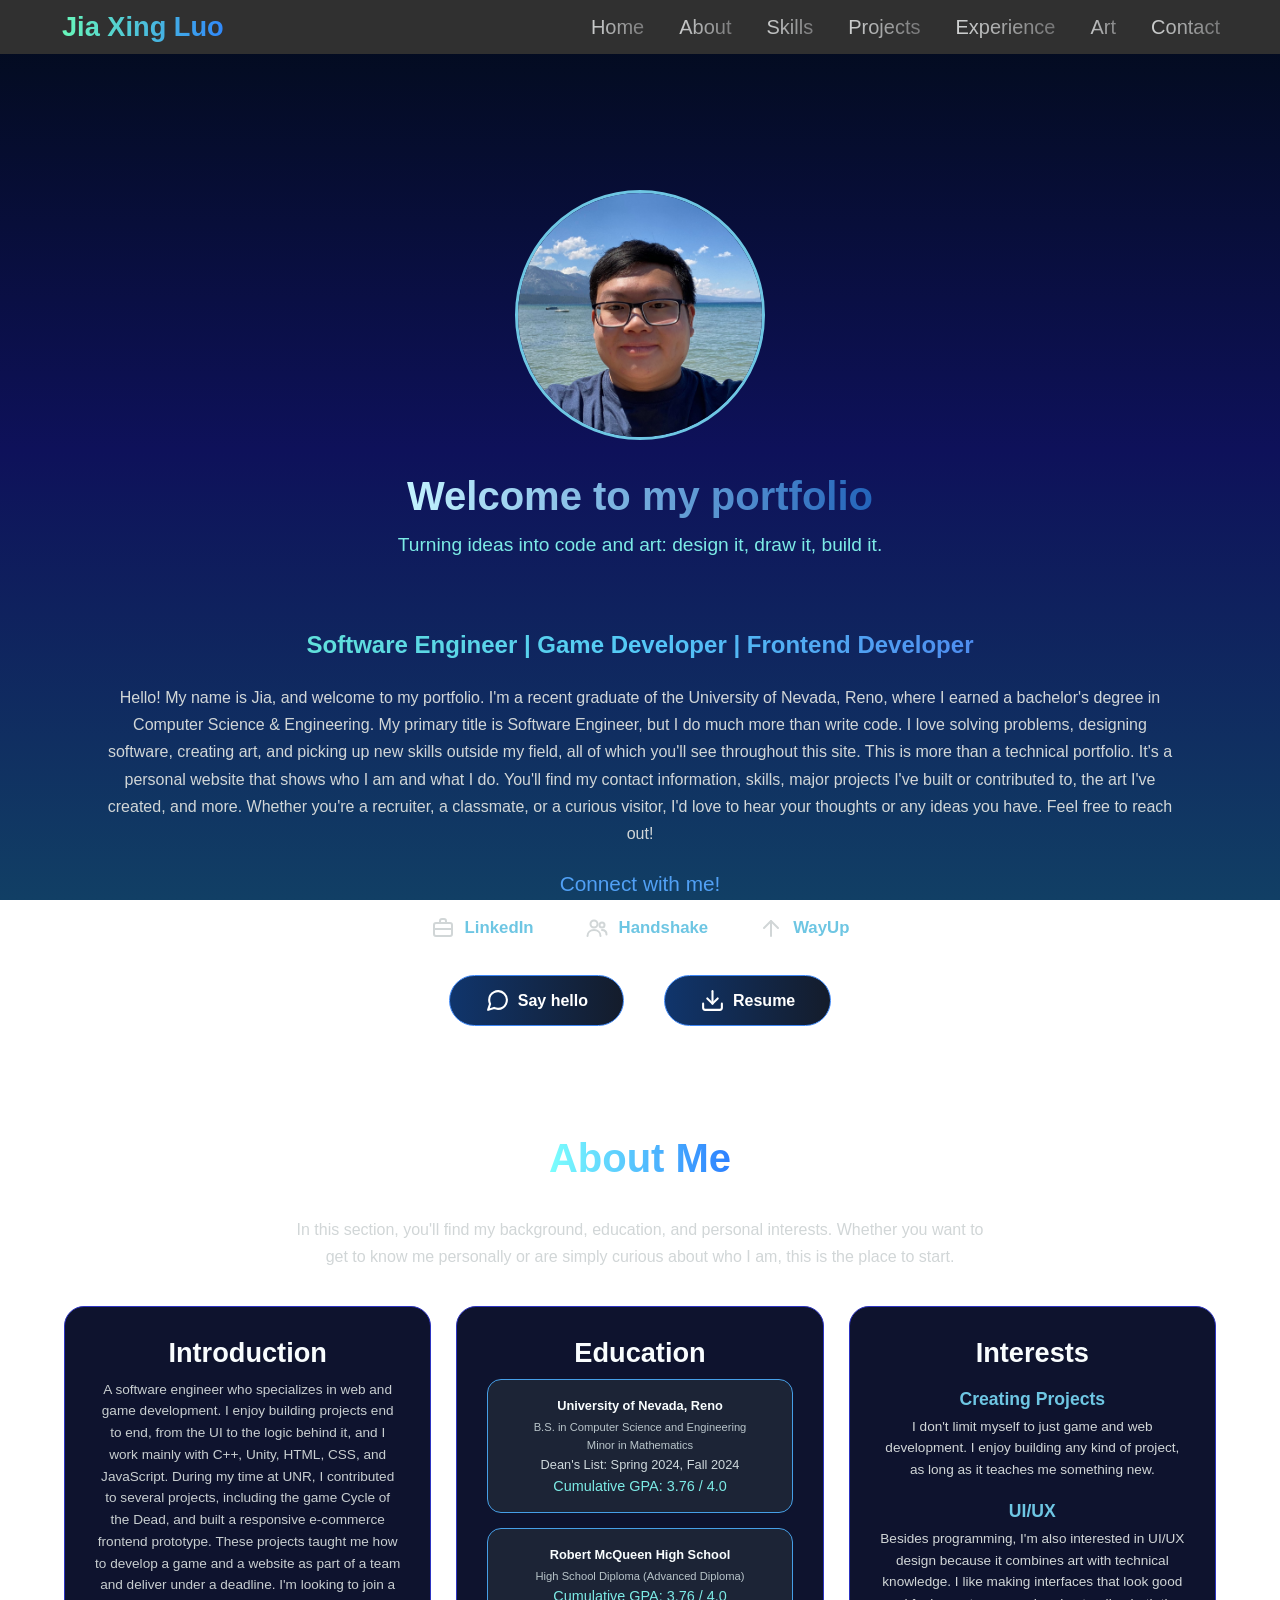
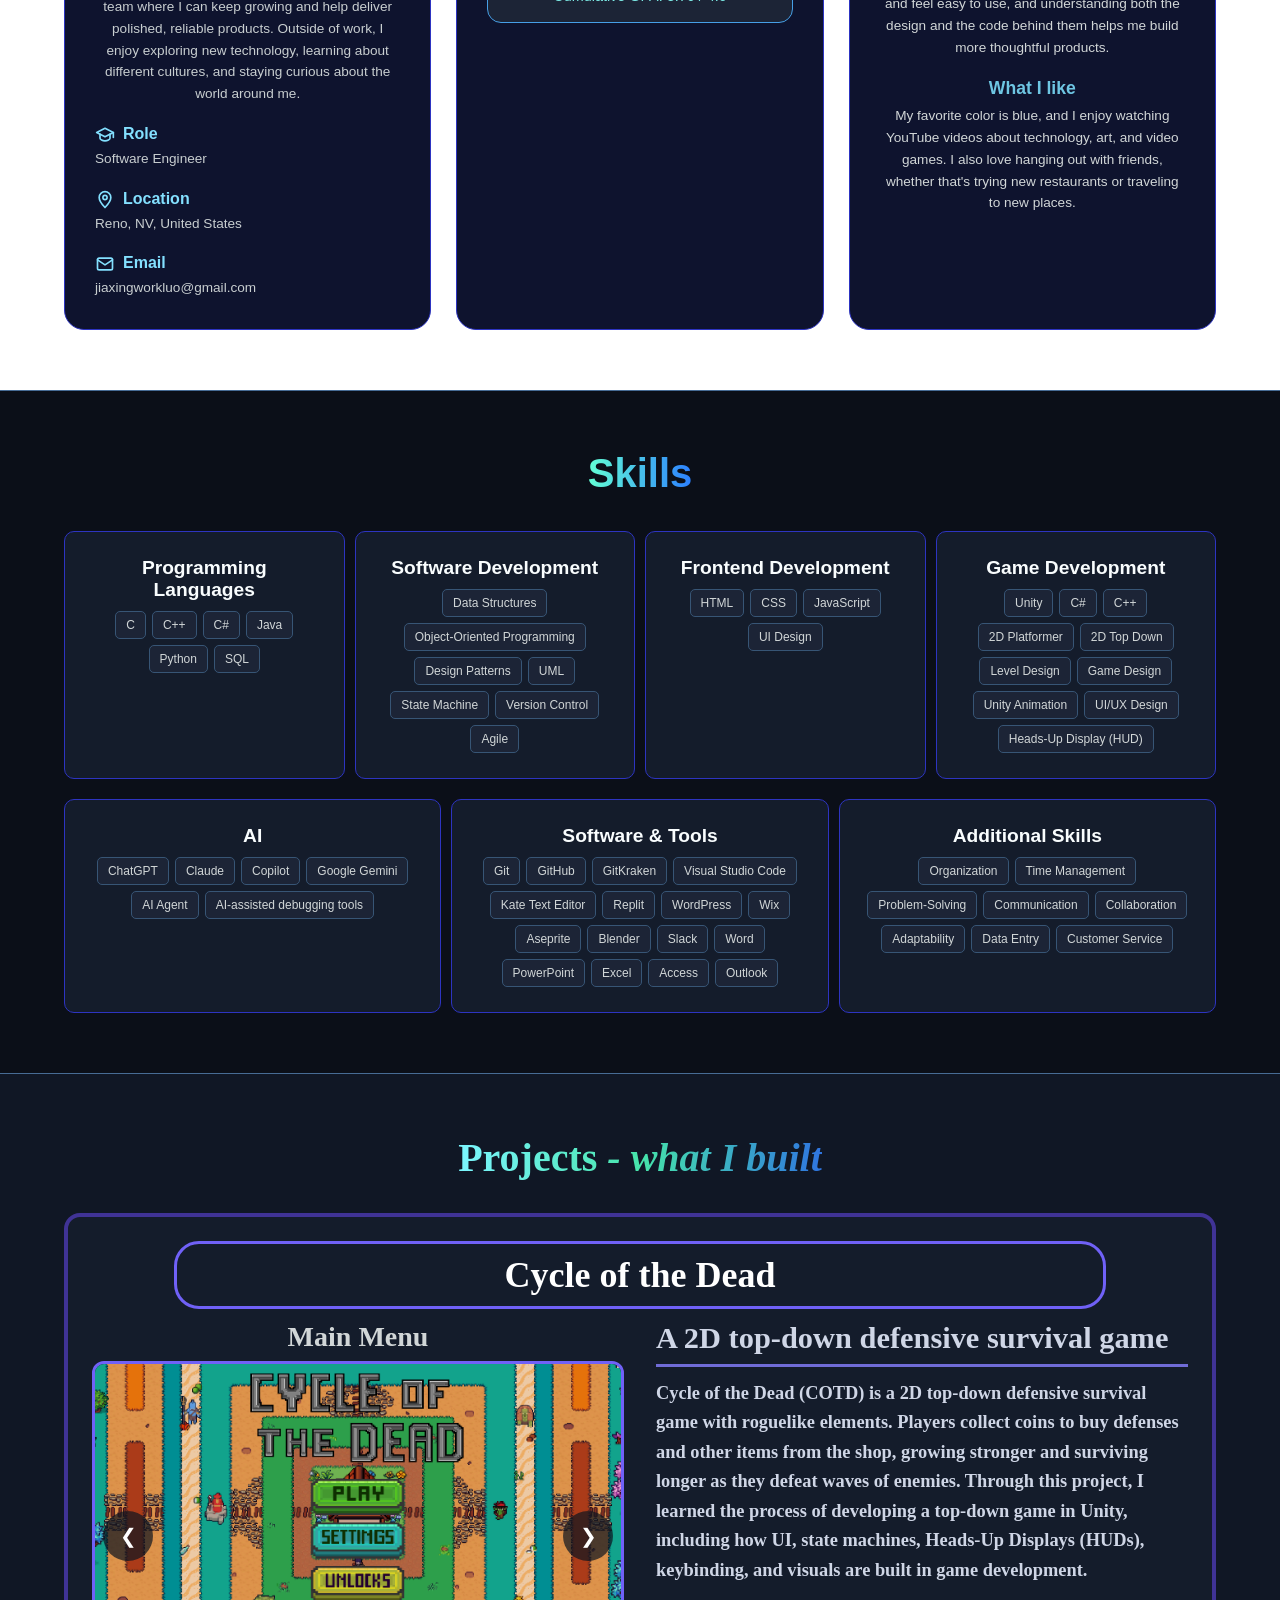
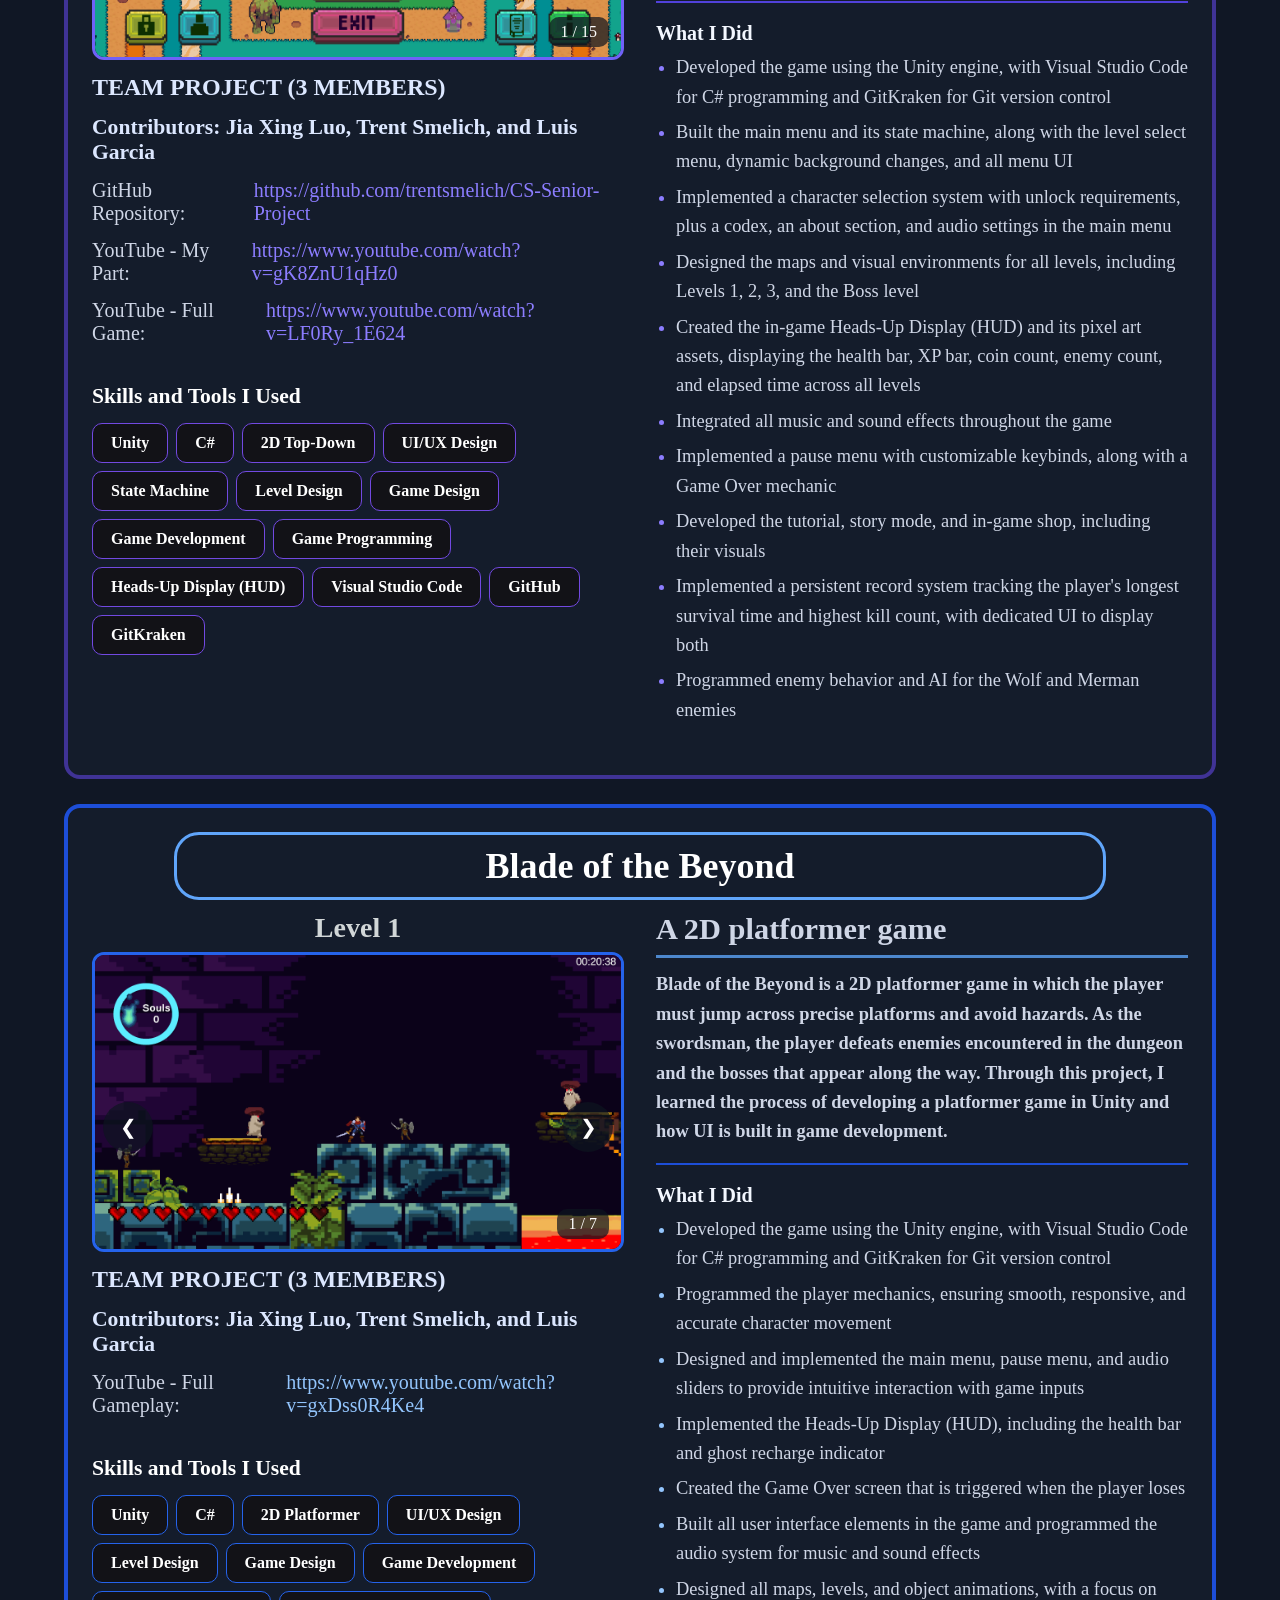
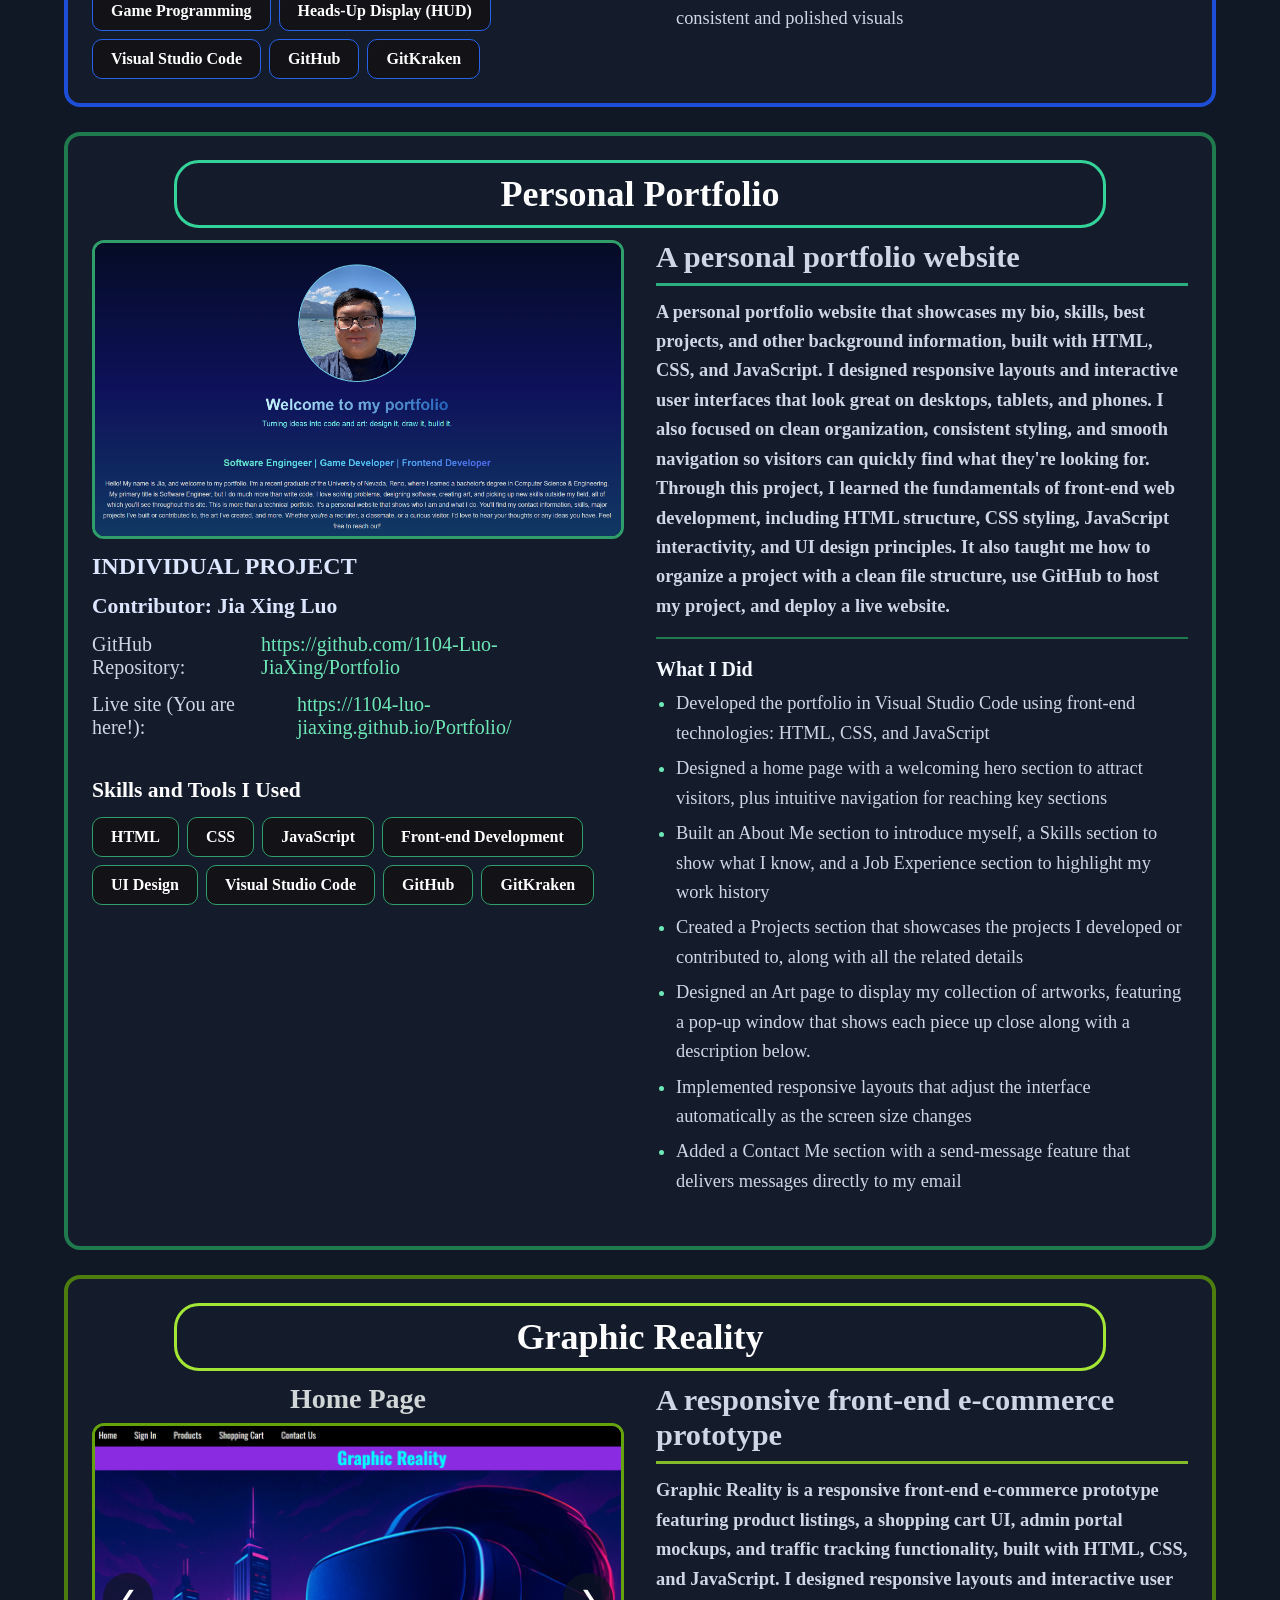
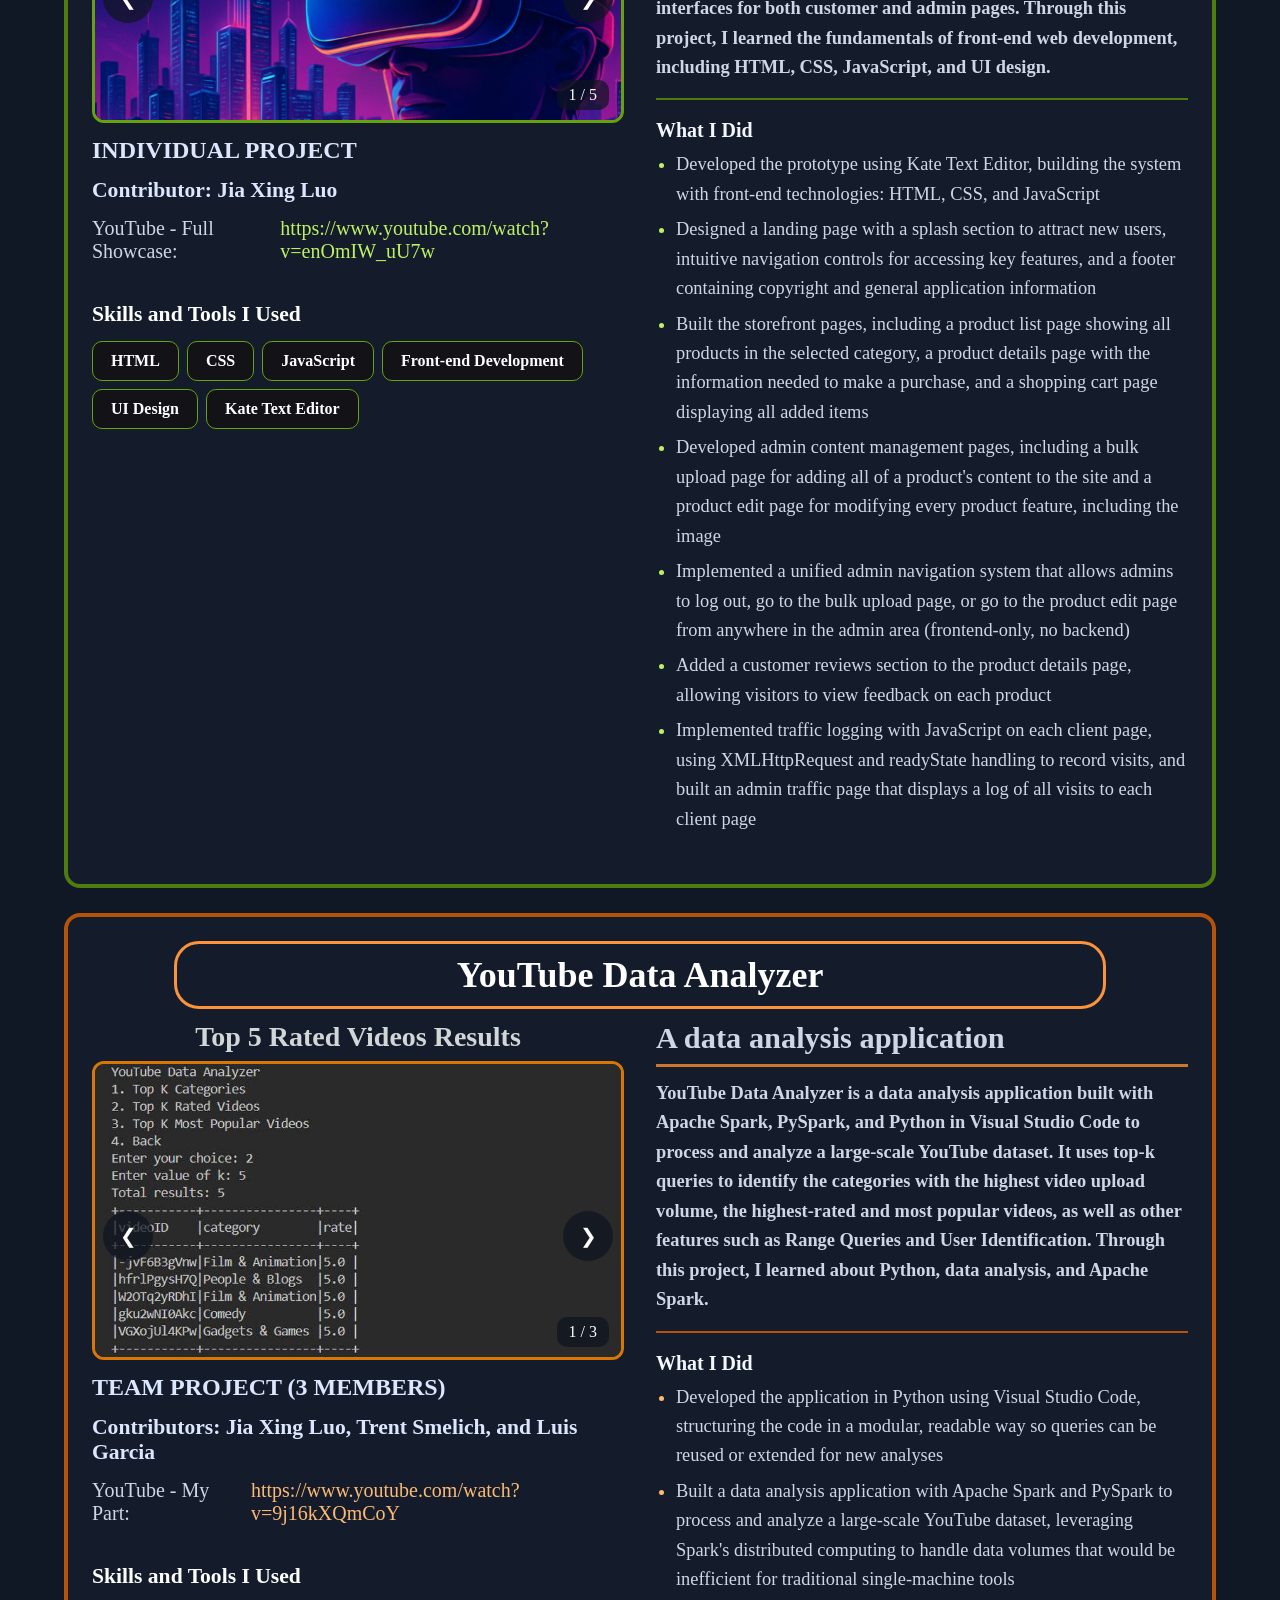
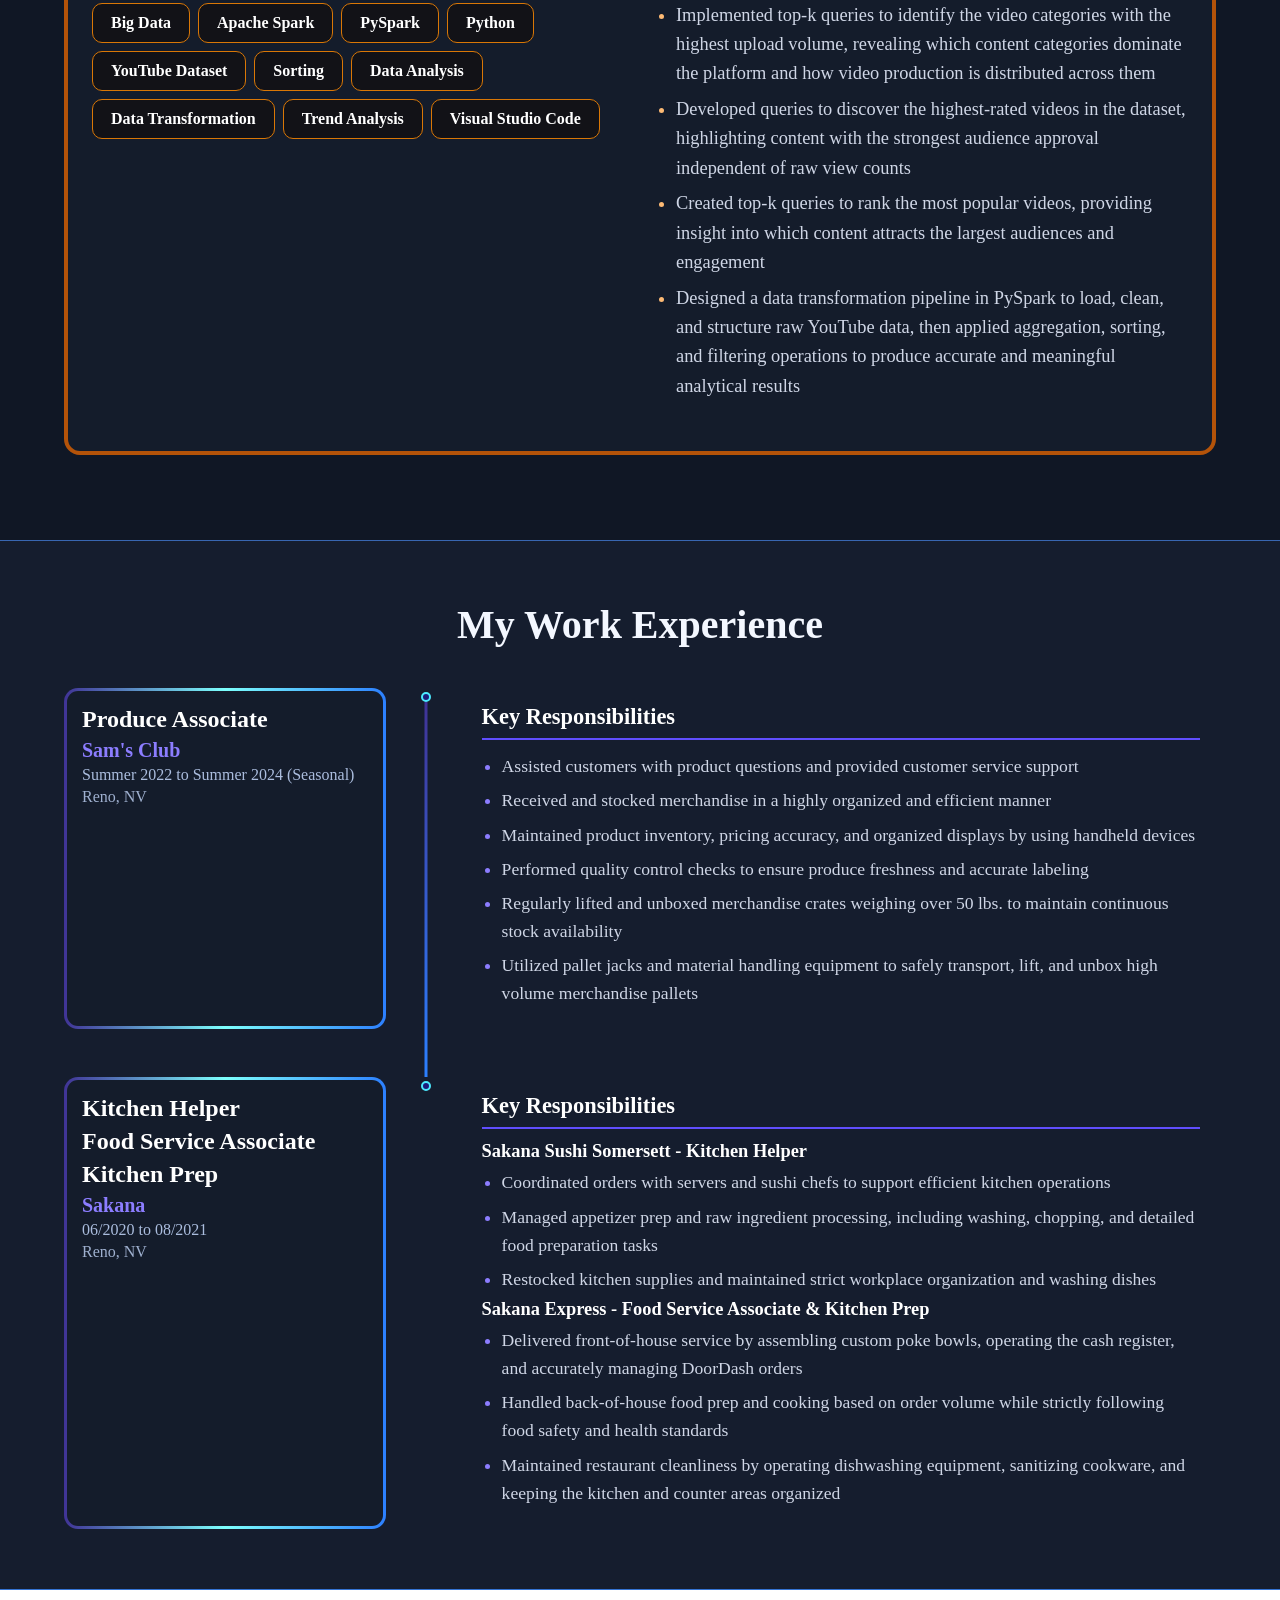
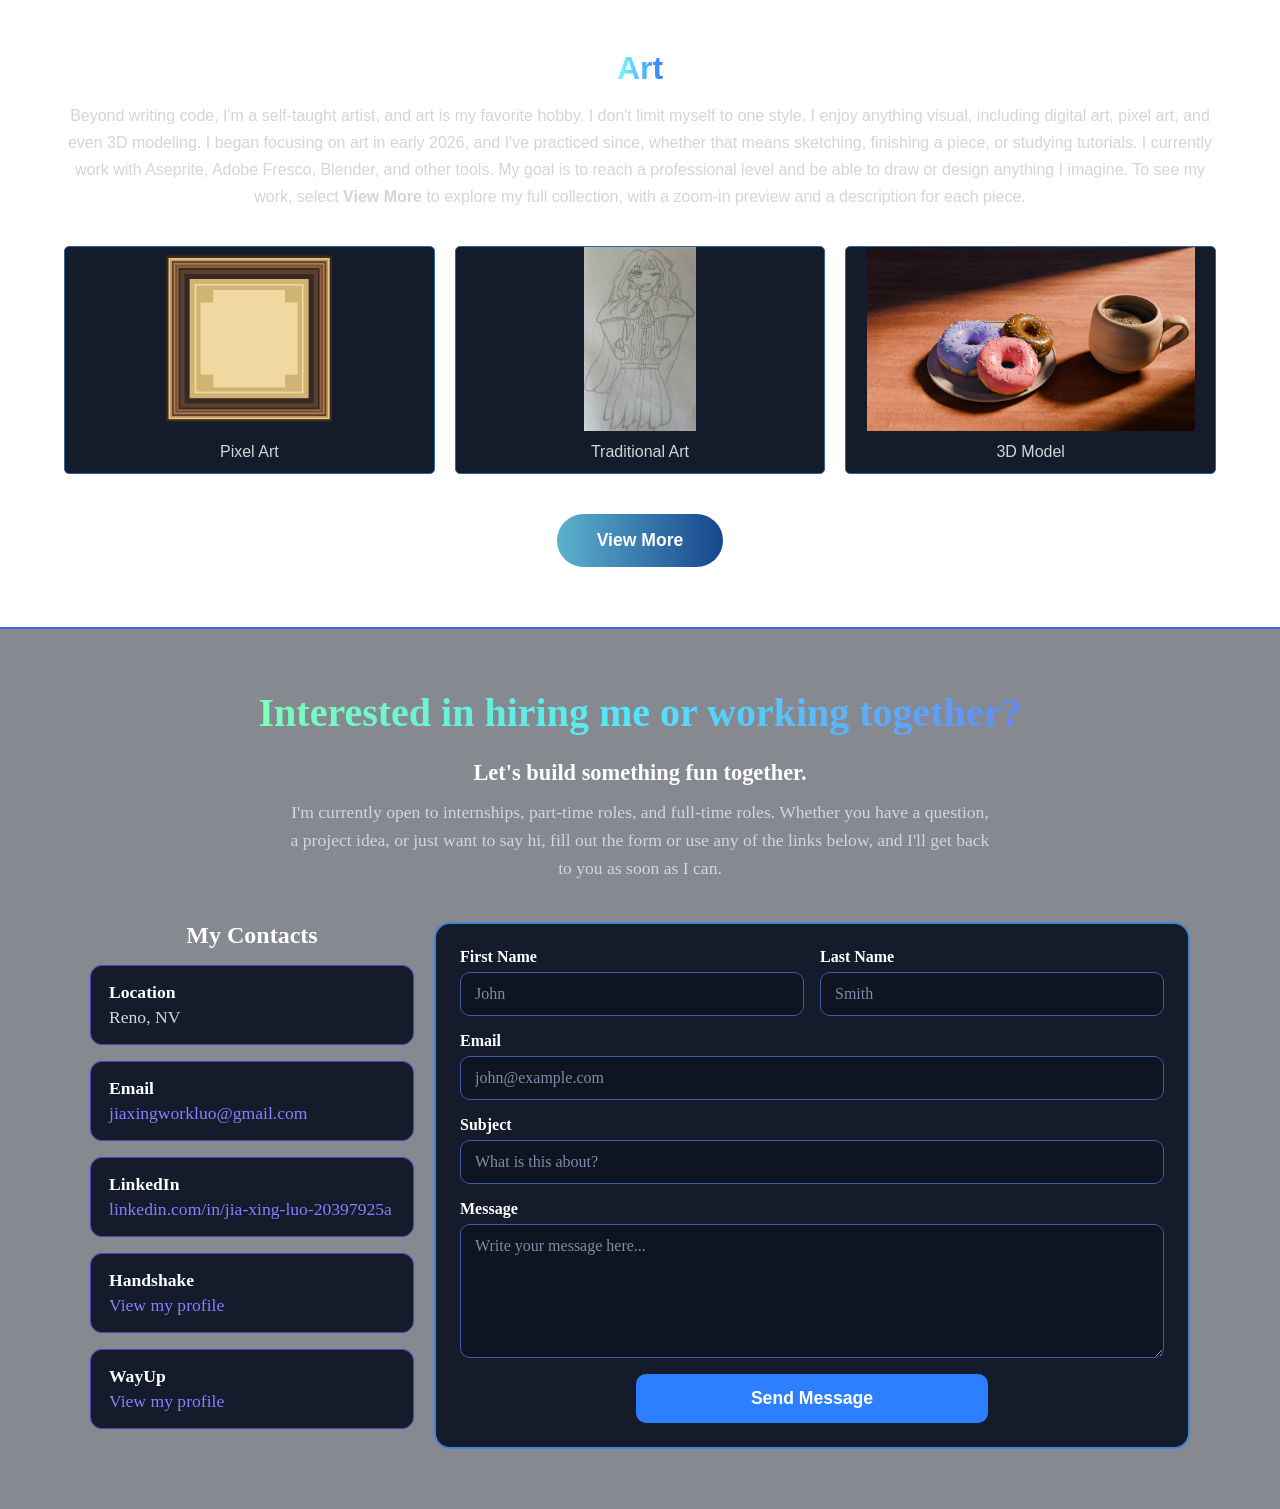
<file: index.html>
<!DOCTYPE html>
<html lang="en">
<head>
  <meta charset="UTF-8">
  <meta name="viewport" content="width=device-width, initial-scale=1.0">
  <title>Portfolio - Jia Xing Luo</title>
  <link rel="stylesheet" href="css/styles.css">
  <link rel="stylesheet" href="css/home.css">
</head>

<body>
  <nav class="navbar">
    <div class="nav-name">Jia Xing Luo</div>
    <ul class="nav-links">
      <li><a href="index.html">Home</a></li>
      <li><a href="#about">About</a></li>
      <li><a href="#skills">Skills</a></li>
      <li><a href="#projects">Projects</a></li>
      <li><a href="#experience">Experience</a></li>
      <li><a href="pages/art.html">Art</a></li>
      <li><a href="#contact">Contact</a></li>
    </ul>
  </nav>
  
  <section class="welcome-container" id="home">
    <img src="assets/images/portfolio_image.jpg" alt="Profile_photo" class="welcome-image">
    <h1 class="welcome-message">Welcome to my portfolio</h1>
    <h2 class="welcome-slogan">Turning ideas into code and art: design it, draw it, build it.</h2>
    <p class="welcome-sentence"> Software Engineer | Game Developer | Frontend Developer</p>
    <p class="welcome-paragraph">
        Hello! My name is Jia, and welcome to my portfolio. I'm a recent graduate of the University of Nevada, Reno, where I earned a bachelor's degree in Computer Science &amp; Engineering.
        My primary title is Software Engineer, but I do much more than write code. I love solving problems, designing software, creating art, and picking up new skills outside my field, all of which you'll see throughout this site.
        This is more than a technical portfolio. It's a personal website that shows who I am and what I do. You'll find my contact information, skills, major projects I've built or contributed to, the art I've created, and more.
        Whether you're a recruiter, a classmate, or a curious visitor, I'd love to hear your thoughts or any ideas you have. Feel free to reach out!
    </p>
    <p class="social-title">
      Connect with me!
    </p>

    <div class="social-links">
      <a href="https://www.linkedin.com/in/jia-xing-luo-20397925a" target="_blank" rel="noopener" class="social-link">
        <svg xmlns="http://www.w3.org/2000/svg" width="24" height="24" viewBox="0 0 24 24" fill="none" stroke="#d1d6d7" stroke-width="2" stroke-linecap="round" stroke-linejoin="round">
          <rect x="3" y="7" width="18" height="13" rx="2"/>
          <path d="M9 7V5a2 2 0 0 1 2-2h2a2 2 0 0 1 2 2v2"/>
          <path d="M3 13h18"/>
        </svg>
        <span>LinkedIn</span>
      </a>

      <a href="https://app.joinhandshake.com/profiles/wjx9dq" target="_blank" rel="noopener" class="social-link">
        <svg xmlns="http://www.w3.org/2000/svg" width="24" height="24" viewBox="0 0 24 24" fill="none" stroke="#d1d6d7" stroke-width="2" stroke-linecap="round" stroke-linejoin="round">
          <circle cx="9" cy="8" r="3.5"/>
          <path d="M2.5 20c0-3.6 2.9-6 6.5-6s6.5 2.4 6.5 6"/>
          <circle cx="17" cy="9" r="2.5"/>
          <path d="M17 14c2.8 0 4.5 1.9 4.5 4.5"/>
        </svg>
        <span>Handshake</span>
      </a>

      <a href="https://www.wayup.com/profile/Jia-Xing-Luo-78e8344897/" target="_blank" rel="noopener" class="social-link">
        <svg xmlns="http://www.w3.org/2000/svg" width="24" height="24" viewBox="0 0 24 24" fill="none" stroke="#d1d6d7" stroke-width="2" stroke-linecap="round" stroke-linejoin="round">
          <path d="M12 20V5" />
          <path d="M5 12l7-7 7 7" />
        </svg>
        <span>WayUp</span>
      </a>

    </div>

    <div class="welcome-buttons">
      <a href="#contact" class="welcome-section-button">
        <svg xmlns="http://www.w3.org/2000/svg" viewBox="0 0 24 24" fill="none"
            stroke="currentColor" stroke-width="2" stroke-linecap="round"
            stroke-linejoin="round" aria-hidden="true">
          <path d="M21 11.5a8.38 8.38 0 0 1-.9 3.8 8.5 8.5 0 0 1-7.6 4.7 8.38 8.38 0 0 1-3.8-.9L3 21l1.9-5.7a8.38 8.38 0 0 1-.9-3.8 8.5 8.5 0 0 1 4.7-7.6 8.38 8.38 0 0 1 3.8-.9h.5a8.48 8.48 0 0 1 8 8v.5z"/>
        </svg>
        Say hello
      </a>

      <a href="assets/Jia_Xing_Luo_Resume.pdf" download="Jia_Xing_Luo_Resume.pdf" class="welcome-section-button">
        <svg xmlns="http://www.w3.org/2000/svg" viewBox="0 0 24 24" fill="none"
        stroke="currentColor" stroke-width="2" stroke-linecap="round"
        stroke-linejoin="round" aria-hidden="true">
          <path d="M21 15v4a2 2 0 0 1-2 2H5a2 2 0 0 1-2-2v-4"/>
          <polyline points="7 10 12 15 17 10"/>
          <line x1="12" y1="15" x2="12" y2="3"/>
        </svg>
        Resume
      </a>
    </div>

  </section>

  <section class="about-section" id="about">
    <h2 class="about-title">About Me</h2>

    <p class="about-paragraph">
        In this section, you'll find my background, education, and personal interests. 
        Whether you want to get to know me personally or are simply curious about who I am, this is the place to start.
    </p>

    <div class="about-container">
      <!-- Intro -->
      <div class="about-box">
        <h3 class="about-subtitle">
          Introduction
        </h3>
        <p class="info-sentence">
          A software engineer who specializes in web and game development. I enjoy building projects end to end, from the UI to the logic behind it, and I work mainly with C++, Unity, HTML, CSS, and JavaScript.
          During my time at UNR, I contributed to several projects, including the game Cycle of the Dead, and built a responsive e-commerce frontend prototype. These projects taught me how to develop a game and a website as part of a team and deliver under a deadline. 
          I'm looking to join a team where I can keep growing and help deliver polished, reliable products. Outside of work, I enjoy exploring new technology, learning about different cultures, and staying curious about the world around me.
        </p>

        <div class="info-item">
          <svg class="info-icon" viewBox="0 0 24 24" fill="none" stroke="currentColor" stroke-width="2" stroke-linecap="round" stroke-linejoin="round">
            <path d="M2 9 12 4l10 5-10 5-10-5z"/>
            <path d="M6 11v5c0 1.5 3 3 6 3s6-1.5 6-3v-5"/>
            <path d="M22 9v6"/>
          </svg>
          <span>Role</span>
        </div>
        <p class="info-sentence">
          Software Engineer
        </p>

        <div class="info-item">
          <svg class="info-icon" viewBox="0 0 24 24" fill="none" stroke="currentColor" stroke-width="2" stroke-linecap="round" stroke-linejoin="round">
            <path d="M12 21s-7-7.2-7-12a7 7 0 0 1 14 0c0 4.8-7 12-7 12z"/>
            <circle cx="12" cy="9" r="2.5"/>
          </svg>
          <span>Location</span>
        </div>
        <p class="info-sentence">
          Reno, NV, United States
        </p>

        <div class="info-item">
          <svg class="info-icon" viewBox="0 0 24 24" fill="none" stroke="currentColor" stroke-width="2" stroke-linecap="round" stroke-linejoin="round">
            <rect x="3" y="5" width="18" height="14" rx="2"/>
            <polyline points="3,7 12,13 21,7"/>
          </svg>
          <span>Email</span>
        </div>
        <p class="info-sentence">
          jiaxingworkluo@gmail.com
        </p>
      </div>

      <!-- Education -->
      <div class="about-box">
        <h3 class="about-subtitle">
          Education
        </h3>

        <div class="education-container">
          <div class="education-card">
            <h4 class="school-name">University of Nevada, Reno</h4>
            <p class="school-degree">B.S. in Computer Science and Engineering</p>
            <p class="school-degree">Minor in Mathematics</p>
            <p class="school-award">Dean's List: Spring 2024, Fall 2024</p>
            <p class="school-gpa">Cumulative GPA: 3.76 / 4.0</p>
          </div>

          <div class="education-card">
            <h4 class="school-name">Robert McQueen High School</h4>
            <p class="school-degree">High School Diploma (Advanced Diploma)</p>
            <p class="school-gpa">Cumulative GPA: 3.76 / 4.0</p>
          </div>
        </div>
      </div>

      <!-- Interests -->
      <div class="about-box">
        <h3 class="about-subtitle">
          Interests
        </h3>

        <div class="interests-item">
          <h4 class="interests-title">Creating Projects</h4>
          <p class="interests-sentence">I don't limit myself to just game and web development. I enjoy building any kind of project, as long as it teaches me something new. 
          </p>
        </div>

        <div class="interests-item">
          <h4 class="interests-title">UI/UX</h4>
          <p class="interests-sentence">
            Besides programming, I'm also interested in UI/UX design because it combines art with technical knowledge. I like making interfaces that look good and feel easy to use, 
            and understanding both the design and the code behind them helps me build more thoughtful products.
          </p>
        </div>

        <div class="interests-item">
          <h4 class="interests-title">What I like</h4>
          <p class="interests-sentence">
            My favorite color is blue, and I enjoy watching YouTube videos about technology, art, and video games. I also love hanging out with friends, 
            whether that's trying new restaurants or traveling to new places.
          </p>
        </div>
      </div>

    </div>
  </section>


  <!-- Skills Section -->
  <section class="skills-section" id="skills">
    <div class="skills-inner">
      <h2 class="skills-title">Skills</h2>

      <div class="skills-container" id="skills-container"></div>

    </div>
  </section>

  <!-- Projects Section -->
  <section class="projects-section" id="projects">
    <div class="projects-inner">

      <h2 class="projects-section-title">
        <span class="title-first">Projects</span> <span class="title-second">- what I built</span>
      </h2>

      <div class="projects-container" id="projects-container"></div>

    </div>
  </section>

  <!-- Work Experience -->
  <section class="experience-section" id="experience">

    <div class="experience-inner">
      <h2 class="experience-title">My Work Experience</h2>

      <div class="timeline">

        <!-- Sam's Club -->
        <div class="job">
          <div class="job-info">
            <h3 class="job-title">Produce Associate</h3>
            <p class="job-company">Sam's Club</p>
            <p class="job-time">Summer 2022 to Summer 2024 (Seasonal)</p>
            <p class="job-location">Reno, NV</p>
          </div>

          <div class="job-timeline">
            <span class="job-dot"></span>
          </div>

          <div class="job-details">
            <h4 class="job-details-title">Key Responsibilities</h4>
            <ul class="job-list">
              <li>Assisted customers with product questions and provided customer service support</li>
              <li>Received and stocked merchandise in a highly organized and efficient manner</li>
              <li>Maintained product inventory, pricing accuracy, and organized displays by using handheld devices</li>
              <li>Performed quality control checks to ensure produce freshness and accurate labeling</li>
              <li>Regularly lifted and unboxed merchandise crates weighing over 50 lbs. to maintain continuous stock availability</li>
              <li>Utilized pallet jacks and material handling equipment to safely transport, lift, and unbox high volume merchandise pallets</li>
            </ul>
          </div>
        </div>

        <!-- Sakana -->
        <div class="job">
          <div class="job-info">
            <h3 class="job-title">Kitchen Helper</h3>
            <h3 class="job-title">Food Service Associate</h3>
            <h3 class="job-title">Kitchen Prep</h3>
            <p class="job-company">Sakana</p>
            <p class="job-time">06/2020 to 08/2021</p>
            <p class="job-location">Reno, NV</p>
          </div>

          <div class="job-timeline">
            <span class="job-dot"></span>
          </div>

          <div class="job-details">
            <h4 class="job-details-title">Key Responsibilities</h4>
            <h3 class="job-subtitle">Sakana Sushi Somersett - Kitchen Helper</h3>
            <ul class="job-list">
              <li>Coordinated orders with servers and sushi chefs to support efficient kitchen operations</li>
              <li>Managed appetizer prep and raw ingredient processing, including washing, chopping, and detailed food preparation tasks</li>
              <li>Restocked kitchen supplies and maintained strict workplace organization and washing dishes</li>
            </ul>

            <h3 class="job-subtitle">Sakana Express - Food Service Associate & Kitchen Prep</h3>
            <ul class="job-list">
              <li>Delivered front-of-house service by assembling custom poke bowls, operating the cash register, and accurately managing DoorDash orders</li>
              <li>Handled back-of-house food prep and cooking based on order volume while strictly following food safety and health standards</li>
              <li>Maintained restaurant cleanliness by operating dishwashing equipment, sanitizing cookware, and keeping the kitchen and counter areas organized</li>
            </ul>
          </div>
        </div>

      </div>
    </div>
    
  </section>


  <!-- Art Section -->
  <section class="index-art-section" id="index-art">
    <h2 class="index-art-title">Art</h2>
    <p class="index-art-text">
      Beyond writing code, I'm a self-taught artist, and art is my favorite hobby. I don't limit myself to one style. I enjoy anything visual, including digital art, pixel art, and even 3D modeling.
      I began focusing on art in early 2026, and I've practiced since, whether that means sketching, finishing a piece, or studying tutorials. I currently work with Aseprite, Adobe Fresco, Blender, and other tools.
      My goal is to reach a professional level and be able to draw or design anything I imagine. To see my work, select <strong>View More</strong> to explore my full collection, with a zoom-in preview and a description for each piece.
    </p>

    <div class="index-art-container">
      <div class="index-art-box">
        <div class="index-art-image-wrapper">
          <img class="index-art-image" src="assets/images/aseprite/art15.png" alt="Art1">
        </div>
        <p class="index-art-name">Pixel Art</p>
      </div>

      <div class="index-art-box">
        <div class="index-art-image-wrapper">
          <img class="index-art-image" src="assets/images/traditional/art5.jpg" alt="Art2">
        </div>
        <p class="index-art-name">Traditional Art</p>
      </div>

      <div class="index-art-box">
        <div class="index-art-image-wrapper">
          <img class="index-art-image" src="assets/images/blender/Donuts.png" alt="Art3">
        </div>
        <p class="index-art-name">3D Model</p>
      </div>
    </div>

    <a href="pages/art.html" class="index-art-button">View More</a>
  </section>

  <!-- Contact Section-->
  <section class="contact-section" id="contact">
    <div class="contact-inner">
      <h2 class="contact-title">Interested in hiring me or working together?</h2>

      <div class="contact-intro">
        <p class="contact-tagline">Let's build something fun together.</p>
        <p class="contact-text">
          I'm currently open to internships, part-time roles, and full-time roles.
          Whether you have a question, a project idea, or just want to say hi,
          fill out the form or use any of the links below, and I'll get back to you
          as soon as I can.
        </p>
      </div>

      <div class="contact-content">

        <!-- Left: contact info -->
        <div class="contact-info">
          <h3 class="contact-subtitle">My Contacts</h3>
          <div class="contact-item">
            <span class="contact-label">Location</span>
            <span class="contact-value">Reno, NV</span>
          </div>

          <div class="contact-item">
            <span class="contact-label">Email</span>
            <a href="mailto:jiaxingworkluo@gmail.com">jiaxingworkluo@gmail.com</a>
          </div>

          <div class="contact-item">
            <span class="contact-label">LinkedIn</span>
            <a href="https://www.linkedin.com/in/jia-xing-luo-20397925a" target="_blank" rel="noopener">linkedin.com/in/jia-xing-luo-20397925a</a>
          </div>

          <div class="contact-item">
            <span class="contact-label">Handshake</span>
            <a href="https://app.joinhandshake.com/profiles/wjx9dq" target="_blank" rel="noopener">View my profile</a>
          </div>

          <div class="contact-item">
            <span class="contact-label">WayUp</span>
            <a href="https://www.wayup.com/profile/Jia-Xing-Luo-78e8344897/" target="_blank" rel="noopener">View my profile</a>
          </div>

        </div>

        <!-- Right: form -->
        <form class="contact-form" id="form">
          <input type="checkbox" name="botcheck" style="display: none;">

          <div class="form-row">
            <div class="form-field">
              <label for="first-name">First Name</label>
              <input type="text" id="first-name" name="first_name" placeholder="John" required>
            </div>
            <div class="form-field">
              <label for="last-name">Last Name</label>
              <input type="text" id="last-name" name="last_name" placeholder="Smith" required>
            </div>
          </div>

          <div class="form-row">
            <div class="form-field">
              <label for="email">Email</label>
              <input type="email" id="email" name="email" placeholder="john@example.com" required>
            </div>
          </div>

          <div class="form-row">
            <div class="form-field">
              <label for="subject">Subject</label>
              <input type="text" id="subject" name="subject" placeholder="What is this about?" required>
            </div>
          </div>

          <div class="form-row">
            <div class="form-field">
              <label for="message">Message</label>
              <textarea id="message" name="message" placeholder="Write your message here..." rows="6" required></textarea>
            </div>
          </div>

          <button type="submit" class="contact-button">Send Message</button>
        </form>

      </div>
    </div>
  </section>

  <script src="js/data.js"></script>
  <script src="js/index.js"></script>
</body>
</html>
</file>
<file: css/styles.css>
/* All Sections */
* {
  margin: 0;
  padding: 0;
  box-sizing: border-box;
}

/* Body background of the page */
body {
  margin: 0;
  min-height: 100vh;
  padding-top: 90px;
  background: linear-gradient(to bottom, #020b1a, #0e115a, #113f65);
  background-attachment: fixed;
}

section {
  scroll-margin-top: 90px;
}

/* NavBar */
.navbar {
  display: flex;
  position: fixed;
  top: 0;
  left: 0;
  right: 0;
  z-index: 50;
  justify-content: space-between;
  align-items: center;
  width: 100%;
  margin: 0;
  padding: 5px 50px;
  background-color: #303030;
}

.nav-name {
  text-decoration: none;
  font-family: Arial, Helvetica, sans-serif;
  font-size: 1.7rem;
  font-weight: bold;
  padding: 6px 12px;
  border-radius: 10px;

  background: linear-gradient(to right, #6cffb5, #2c80ff);
  background-clip: text;
  color: transparent;
}

.nav-links {
  display: flex;
  list-style: none;
  gap: 15px;
}

.nav-links li a {
  text-decoration: none;
  font-family: Arial, Helvetica, sans-serif;
  font-size: 1.25rem;
  padding: 10px 10px;
  border-radius: 8px;
  transition: background-color 0.2s ease-out, box-shadow 0.2s ease-out, color 0.2s ease-out;
  background: linear-gradient(to right, #dbdddd, #6b6b6c);
  background-clip: text;
  color: transparent;
}

.nav-links li a:hover {
  background: none;
  color: #e9e9e9;
  box-shadow: inset 0 0 0 30px #303030;
}

/* Large tablet: shrink sizes */
@media (max-width: 1100px) {
  .navbar {
    padding: 5px 25px;
  }

  .nav-name {
    font-size: 1.25rem;
  }

  .nav-links {
    gap: 5px;
  }

  .nav-links li a {
    font-size: 1.05rem;
    padding: 8px;
  }
}

/* Tablet or large phone: stack name above links */
@media (max-width: 750px) {
  .navbar {
    flex-direction: column;
    justify-content: center;
    padding: 6px 10px;
  }

  .nav-name {
    font-size: 1.1rem;
    padding: 2px 8px;
  }

  .nav-links {
    flex-wrap: nowrap;
    justify-content: flex-start;
    align-self: center;
    max-width: 100%;
    overflow-x: auto;
    overflow-y: hidden;
    touch-action: pan-x;
    overscroll-behavior-x: contain;
    scrollbar-width: none;
    gap: 2px;
    margin: 0;
    padding: 0;
  }

  .nav-links::-webkit-scrollbar {
    display: none;
  }

  .nav-links li {
    flex-shrink: 0;
    list-style: none;
  }

  .nav-links li a {
    display: block;
    font-size: 1rem;
    line-height: 1.2;
    padding: 6px 8px;
    white-space: nowrap;
  }
}

/* Phone: shrink further */
@media (max-width: 440px) {
  .nav-name {
    font-size: 1.25rem;
  }

  .nav-links li a {
    font-size: 0.85rem;
    padding: 5px 6px;
  }
}
</file>
<file: css/home.css>
/* Welcome Section */
.welcome-container {
  width: 90%;
  margin: 50px auto;
  padding: 50px 40px;
  text-align: center;
  font-family: Arial, Helvetica, sans-serif;
}

.welcome-image {
  width: 250px;
  height: 250px;
  border-radius: 50%;
  object-fit: cover;
  border: 3px solid rgb(110, 198, 227);
  margin-bottom: 30px;
}

.welcome-message {
  width: fit-content;
  margin: 0 auto 15px auto;
  font-size: 2.5rem;
  background: linear-gradient(to right, #c3f3ff, #2364ba);
  background-clip: text;
  color: transparent;
}

.welcome-slogan {
  font-size: 1.2rem;
  font-weight: normal;
  color: rgb(124, 235, 230);
  margin-bottom: 75px;
}

.welcome-sentence {
  width: 100%;                 /* fills the container instead of fit-content */
  max-width: 100%;
  margin: 0 auto 25px auto;
  font-size: clamp(0.8rem, 3.6vw, 1.5rem);
  font-weight: bold;
  white-space: nowrap;
  text-align: center;
  background: linear-gradient(to right, #68f0c9, #54c9f7, #4a67ea);
  background-clip: text;
  -webkit-background-clip: text;
  color: transparent;
}

.welcome-paragraph {
  max-width: 1300px;
  margin: 0 auto;
  font-size: 1rem;
  line-height: 1.7;
  margin-bottom: 25px;
  color: #d1d6d7;
}

@media (max-width: 1000px) {
  .welcome-image {
    width: 200px;
    height: 200px;
  }

  .welcome-slogan {
    font-size: 0.9rem;
  }

  .welcome-message {
    font-size: 1.9rem;
  }

  .welcome-sentence {
    font-size: 1.2rem;
  }

  .welcome-paragraph {
    font-size: 0.9rem;
  }
}

@media (max-width: 750px) {
  .welcome-container {
    width: 95%;
    padding: 40px 0;
  }

  .welcome-image {
    width: 175px;
    height: 175px;
  }

  .welcome-message {
    font-size: 1.8rem;
  }

  .welcome-slogan {
    font-size: 0.9rem;
  }

  .welcome-sentence {
    font-size: 0.8rem;
  }

  .welcome-paragraph {
    font-size: 0.8rem;
  }
}

/* Social Items */
.social-title {
  font-size: 1.3rem;
  font-weight: normal;
  margin-bottom: 10px;
  color: #51a0f5;
}

.social-links {
  display: flex;
  justify-content: center;
  flex-wrap: nowrap;
  gap: 15px;
}

.social-link {
  display: flex;
  align-items: center;
  gap: 10px;
  padding: 10px 18px;
  border-radius: 10px;
  text-decoration: none;
  font-family: Arial, Helvetica, sans-serif;
  font-size: 1.05rem;
  font-weight: bold;
  color: rgb(110, 198, 227);
  transition: background-color 0.2s ease, color 0.2s ease;
}

.social-icon {
  width: 24px;
  height: 24px;
  object-fit: contain;
  color: grey;
}

.social-link:hover {
  background-color: rgba(60, 97, 247, 0.35);
  color: #96f5fa;
}

@media (max-width: 800px) {
  .social-links {
    gap: 5px;
  }

  .social-link {
    gap: 5px;
    font-size: 0.9rem;
  }
}

.welcome-buttons {
  display: flex;
  flex-wrap: nowrap;
  justify-content: center;
  align-items: center;
  gap: 10px;
}

.welcome-section-button {
  display: inline-flex;
  align-items: center;
  justify-content: center;
  gap: 8px;
  margin: 25px 15px 0;
  padding: 12px 35px;
  border-radius: 50px;
  background: linear-gradient(to right, #10356c, #141c2b);
  color: #ffffff;
  text-decoration: none;
  font-weight: bold;
  white-space: nowrap;
  border: 1px solid #3e87f5;
  transition: transform 0.2s ease, box-shadow 0.2s ease, border-color 0.2s ease, filter 0.2s ease;
}

.welcome-section-button svg {
  width: 25px;
  height: 25px;
  flex: 0 0 25px;
}

@media (hover: hover) {
  .welcome-section-button:hover {
    filter: brightness(1.35);
    transform: scale(1.06);
    box-shadow: 0 6px 20px rgba(62, 135, 245, 0.45);
    border-color: #75dfff;
  }
}

@media (max-width: 800px) {
  .welcome-section-button {
    margin: 25px 5px 0;
    padding: 10px 18px;
    font-size: 15px;
    gap: 5px;
  }

  .welcome-section-button svg {
    width: 20px;
    height: 20px;
    flex: 0 0 20px;
  }
}

@media (max-width: 400px) {
  .welcome-section-button {
    margin: 25px 3px 0;
    padding: 9px 12px;
    font-size: 13px;
  }

  .welcome-section-button svg {
    width: 16px;
    height: 16px;
    flex: 0 0 16px;
  }
}


/* About me section */
.about-section {
  width: 90%;
  margin: 60px auto;
  font-family: Arial, Helvetica, sans-serif;
  text-align: center;
}

.about-title {
  display: inline-block;
  font-size: 2.5rem;
  margin-bottom: 35px;
  background: linear-gradient(to right, #7cfffd, #2c80ff);
  background-clip: text;
  color: transparent;
}

.about-paragraph {
  max-width: 700px;
  margin: 0 auto 35px auto;
  font-size: 1rem;
  line-height: 1.7;
  color: #d1d6d7;
}

.about-container {
  display: flex;
  justify-content: space-between;
  align-items: stretch;
  gap: 25px;
}

.about-box {
  flex: 1;
  background-color: #0e132e;
  border: 1px solid #2d34c1;
  border-radius: 20px;
  padding: 30px;
  height: auto;
  transition: transform 0.2s ease, border-color 0.2s ease, box-shadow 0.2s ease;
}

.about-box:hover {
  transform: scale(1.02);
  border-color: rgb(132, 154, 250);
  box-shadow: 0 10px 25px rgba(110, 198, 227, 0.15);
}

.about-subtitle {
  font-size: 1.7rem;
  font-weight: bold;
  text-align: center;
  margin-bottom: 10px;
  color: #f9fdfe;
  gap: 25px;
}


/* Introduction rows */
.info-item {
  display: flex;
  align-items: left;
  justify-content: left;
  gap: 8px;
  color: rgb(131, 224, 255);
  font-size: 1rem;
  font-weight: bold;
  margin-top: 20px;
}

.info-icon {
  width: 20px;
  height: 20px;
  object-fit: contain;
}

.info-sentence {
  display: flex;
  align-items: left;
  justify-content: left;
  margin-top: 3px;
  color: #c8ced0;
  font-size: 1rem;
  line-height: 1.6;
}

/* Education cards */
.education-container {
  display: flex;
  flex-direction: column;
  gap: 15px;
}

.education-card {
  background-color: #1c2436;
  border: 1px solid #469fe7;
  border-radius: 14px;
  padding: 18px;
  text-align: center;
}

.school-name {
  font-size: 1.1rem;
  color: #f9fdfe;
  margin-bottom: 8px;
}

.school-degree {
  font-size: 0.9rem;
  color: #b8c4c9;
  margin-bottom: 6px;
}

.school-award {
  font-size: 1rem;
  color: #ced8dc;
  margin-bottom: 6px;
}

.school-gpa {
  font-size: 0.9rem;
  color: rgb(124, 235, 230);
}

/* Core cards */
.interests-item {
  margin-top: 20px;
}

.interests-title {
  font-size: 1.1rem;
  color: rgb(110, 198, 227);
  margin-bottom: 6px;
}

.interests-sentence {
  font-size: 0.95rem;
  color: #d1d6d7;
  line-height: 1.6;
}

@media (max-width: 1400px) {
  .info-sentence {
    font-size: 0.85rem;
  }

  .interests-sentence {
    font-size: 0.85rem;
  }

  .school-name {
    font-size: 0.8rem;
  }

  .school-degree {
    font-size: 0.7rem;
  }

  .school-award {
    font-size: 0.8rem;
  }

  .school-gpa {
    font-size: 0.9rem;
  }
}

@media (max-width: 1100px) {
  .about-container {
    flex-direction: column;
  }

  .about-box {
    flex: none;
  }

  .info-sentence {
    font-size: 1rem;
  }

  .interests-sentence {
    font-size: 0.95rem;
  }

  .school-name {
    font-size: 1.1rem;
  }

  .school-degree {
    font-size: 0.9rem;
  }

  .school-award {
    font-size: 1rem;
  }

  .school-gpa {
    font-size: 0.9rem;
  }
}

/* Skills Section */
.skills-section {
  width: 100%;
  padding: 60px 0;
  font-family: Verdana, Helvetica, sans-serif;
  text-align: center;
  background-color: #0b0f18;
  border-top: 1px solid #476c95;
  border-bottom: 1px solid #476c95;
}

.skills-inner {
  width: 90%;
  margin: 0 auto;
}

.skills-title {
  display: inline-block;
  font-size: 2.5rem;
  margin-bottom: 35px;
  background: linear-gradient(to right, #63ffd5, #2c80ff);
  background-clip: text;
  color: transparent;
}

.skills-container {
  display: flex;
  flex-wrap: wrap;
  justify-content: space-between;
  align-items: stretch;
  row-gap: 20px;
  column-gap: 10px;
}

.skill-category {
  flex: 1 1 calc(25% - 10px);
}

.skill-category {
  flex: 1 1 calc(25% - 10px);
  background-color: #141c2b;
  border: 1px solid #2d34c1;
  border-radius: 10px;
  padding: 25px;
  transition: transform 0.2s ease, border-color 0.2s ease, box-shadow 0.2s ease;
}

.skill-category:hover {
  transform: translateY(-7px);
  border-color: rgb(132, 154, 250);
  box-shadow: 0 10px 25px rgba(97, 124, 234, 0.395);
}

.skill-category-title {
  font-size: 1.2rem;
  color: #f9fdfe;
  margin-bottom: 10px;
}

.skill-category-text {
  font-size: 0.95rem;
  color: #d1d6d7;
  line-height: 1.6;
}

.skill-tags {
  display: flex;
  flex-wrap: wrap;
  justify-content: center;
  gap: 8px;
}

.skill-tag {
  background-color: #1c2436;
  border: 1px solid #375575;
  border-radius: 5px;
  padding: 12px 18px;
  font-size: 0.85rem;
  color: #d1d6d7;
}

@media (max-width: 1300px) {
  .skill-tags {
    gap: 6px;
  }

  .skill-tag {
    padding: 6px 10px;
    font-size: 0.75rem;
  }

}

@media (max-width: 1000px) {
  .skills-container {
    flex-direction: column;
    flex-wrap: nowrap;
    align-items: center;
    row-gap: 15px;
  }

  .skill-category {
    flex: none;
    width: 100%;
    max-width: 500px;
    padding: 15px;
  }

  .skill-category-title {
    font-size: 1.05rem;
  }

  .skill-category-text {
    font-size: 0.85rem;
  }
}

/* Project Section */
.projects-section {
  display: flex;
  flex-direction: column;
  align-items: center;
  gap: 32px;
  padding: 60px 0;
  background-color: #101725;
}

.projects-inner {
  width: 90%;
  margin: 0 auto;
  display: flex;
  flex-direction: column;
  align-items: center;
  gap: 32px;
}

.projects-section-title {
  display: block;
  text-align: center;
  font-size: 2.5rem;
  margin: 0;
  background: linear-gradient(to right, #7cf6ff, #46e4aa, #2f75e0);
  background-clip: text;
  -webkit-background-clip: text;
  color: transparent;
}

.project-body {
  display: flex;
  gap: 32px;
  align-items: flex-start;
}

.project-name {
  width: 85%;
  font-size: 2.25rem;
  text-align: center;
  margin: 0 auto 12px;
  padding-top: 10px;
  padding-bottom: 10px;
  border: 3px solid var(--project-name-line);
  border-radius: 25px;
  color: #fff;
}


.title-first {
  font-weight: bold;
}

.title-second {
  font-style: oblique;
}

.project-card {
  /* default theme */
  --project: #403396;                      
  --project-hover: rgb(106, 90, 255);      
  --project-glow: rgba(91, 60, 247, 0.55); 
  --project-text: rgb(140, 125, 255);      
  --project-line-strong: #706cd7;          
  --project-line: #5141db;                
  --project-tag: #7249e1;
  --project-image-border: #7061f7;       
  --project-name-line: #7061f7;            

  width: 100%;
  display: block;
  gap: 32px;
  padding: 24px;
  box-sizing: border-box;
  background-color: #141c2b;
  border: 4px solid var(--project);
  border-radius: 16px;
  transition: transform 0.2s ease, border-color 0.2s ease, box-shadow 0.2s ease;
  margin-bottom: 25px;
}

.project-card:hover {
  transform: translateY(-6px);
  border-color: var(--project-hover);
  box-shadow: 0 15px 35px var(--project-glow);
}

/* Left: 50% */
.project-left {
  flex: 1;
  min-width: 0;
  display: flex;
  flex-direction: column;
  gap: 14px;
}

.project-image-box {
  width: 100%;
  aspect-ratio: 16 / 9;
  border-radius: 12px;
  overflow: hidden;
  background: #0e1420;
  border: 3px solid var(--project-image-border);
  position: relative;
}

.project-image-box img {
  width: 100%;
  height: 100%;
  object-fit: cover;
  display: block;
}

.carousel-slide {
  position: relative;
  /* each slide fills the whole box */
  flex: 0 0 100%;
  height: 100%;
}

.carousel-slide img {
  width: 100%;
  height: 100%;
  object-fit: cover;
  display: block;
}

.carousel-title {
  margin: 0 0 8px;
  font-size: 1.75rem;
  font-weight: bold;
  color: #d1d6d7;
  text-align: center;
}

.carousel {
  position: relative;
}

.carousel-track {
  display: flex;
  height: 100%;
  transition: transform 0.35s ease;
}

.carousel-track img {
  /* each image fills the whole box */
  flex: 0 0 100%;
  width: 100%;
  height: 100%;
  object-fit: cover;
  display: block;
}

.carousel-btn {
  position: absolute;
  top: 50%;
  width: 50px;
  height: 50px;
  border: none;
  border-radius: 50%;
  background: rgba(14, 20, 32, 0.7);
  color: #ffffff;
  font-size: 1.25rem;
  cursor: pointer;
  display: flex;
  align-items: center;
  justify-content: center;
  transition: background 0.2s ease, transform 0.2s ease;
}

.carousel-btn:hover {
  background: rgba(44, 128, 255, 0.85);
  transform: scale(1.15);
}

.carousel-prev { left: 8px; }
.carousel-next { right: 8px; }

.carousel-count {
  position: absolute;
  bottom: 10px;
  right: 12px;
  padding: 6px 12px;
  border-radius: 10px;
  background: rgba(14, 20, 32, 0.7);
  color: #ffffff;
  font-size: 1rem;
}


.project-type {
  font-size: 1.5rem;
  font-weight: 600;
  text-transform: uppercase;
  color: #dce7ff;
}

.project-contributors-row {
  display: flex;
  justify-content: flex-start;
  gap: 10px;
  align-items: center;
  color: #dce7ff;
  font-size: 1.35rem;
  font-weight: bold;
}

.project-link-row {
  display: flex;
  justify-content: flex-start;
  gap: 16px;
  align-items: center;
  color: #cfd6e6;
  font-size: 1.25rem;
}

.project-link-row a {
  color: var(--project-text);
  text-decoration: none;
}

.project-link-row a:hover {
  text-decoration: underline;
  color: #78ebfa;
}

.project-tags {
  display: flex;
  flex-wrap: wrap;
  gap: 8px;
}

.tag {
  padding: 10px 18px;
  font-size: 1rem;
  font-weight: bold;
  color: #fff;
  background-color: #121217;
  border: 1px solid var(--project-tag);
  border-radius: 10px;
}

/* Right side: 50% */
.project-right {
  flex: 1;
  min-width: 0;
  display: flex;
  flex-direction: column;
}

.project-right-title {
  font-size: 1.9rem;
  margin: 0 0 12px;
  padding-bottom: 8px;
  border-bottom: 3px solid var(--project-line-strong);
  color: #cfd6e6;
}

.project-desc {
  color: #cfd6e6;
  font-size: 1.15rem;
  font-weight: bold;
  line-height: 1.6;
  margin: 0 0 20px;
  padding-bottom: 16px;
  border-bottom: 2px solid var(--project-line);
}

.project-list {
  margin: 0 0 20px;
  padding-left: 20px;
  color: #cfd6e6;
  font-size: 1.15rem;
  line-height: 1.6;
}

.project-list-name {
  margin: 0 0 10px;
  color: #f3f7ff;
  font-size: 1.25rem;
  line-height: 1.0;
}

.project-list li {
  margin-bottom: 6px;
}

.project-list li::marker {
  color: var(--project-text);
}

.project-skills-title {
  margin: 25px 0 0;
  font-size: 1.35rem;
  color: #fff;
}

/* Project card themes */
.project-card.theme-green {
  --project: #1f7a4d;
  --project-hover: #34d399;
  --project-glow: rgba(52, 211, 153, 0.5);
  --project-text: #6ee7b7;
  --project-line-strong: #2cae7f;
  --project-line: #1f7a4d;
  --project-tag: #2f9e6b;
  --project-image-border:#2f9e6b;
  --project-name-line: #34d399;
}

.project-card.theme-orange {
  --project: #b45309;
  --project-hover: #fb923c;
  --project-glow: rgba(251, 146, 60, 0.5);
  --project-text: #fdba74;
  --project-line-strong: #cc7630;
  --project-line: #b45309;
  --project-tag: #d97706;
  --project-image-border:#d97706;
  --project-name-line: #fb923c;
}

.project-card.theme-blue {
  --project: #1d4ed8;
  --project-hover: #60a5fa;
  --project-glow: rgba(96, 165, 250, 0.5);
  --project-text: #93c5fd;
  --project-line-strong: #4d87cd;
  --project-line: #1d4ed8;
  --project-tag: #2563eb;
  --project-image-border:#2563eb;
  --project-name-line: #60a5fa;
}

.project-card.theme-lime {
  --project: #4d7c0f;
  --project-hover: #a3e635;
  --project-glow: rgba(163, 230, 53, 0.5);
  --project-text: #bef264;
  --project-line-strong: #84bb2b;
  --project-line: #4d7c0f;
  --project-tag: #65a30d;
  --project-image-border:#65a30d;
  --project-name-line: #a3e635;
}

@media (max-width: 1200px) {
  .project-body {
    flex-direction: column;
    gap: 24px;
  }

  .project-left,
  .project-right {
    width: 100%;
    flex: none;
  }

  .project-link-row {
    gap: 10px;
    font-size: 1.2rem;
  }

  .project-type {
    font-size: 1.25rem;
  }

  .project-contributors-row {
    font-size: 1.15rem;
  }

  
  .project-name {
    font-size: 1.7rem;
  }

  .project-desc {
    font-size: 1rem;
  }

  .project-list {
    font-size: 1rem;
  }

  .project-tags {
    gap: 6px;
  }

  .tag {
    padding: 8px 15px;
    font-size: 0.85rem;
  }

  .project-right-title {
    font-size: 1.35rem;
  }
}


@media (max-width: 700px) {

  .project-name {
    font-size: 1.15rem;
  }

  .project-link-row {
    gap: 10px;
    font-size: 1rem;
  }

  .carousel-title {
    font-size: 1.15rem;
  }

  .project-type {
    font-size: 1.15rem;
  }

  .project-contributors-row {
    font-size: 0.9rem;
  }

  .project-name {
    font-size: 1.7rem;
  }

  .project-desc {
    font-size: 0.9rem;
  }

  .project-list {
    font-size: 0.9rem;
  }

  .project-tags {
    gap: 5px;
  }

  .tag {
    padding: 6px 10px;
    font-size: 0.75rem;
  }

  .carousel-btn {
    width: 36px;
    height: 36px;
    font-size: 1rem;
  }

  .carousel-count {
    bottom: 8px;
    right: 10px;
    padding: 2px 8px;
    font-size: 0.75rem;
  }

  .project-right-title {
    font-size: 1.1rem;
  }
}

/* Job Experience Section */
.experience-section {
  padding: 60px 0;
  background-color: #151d2e;
  border-top: 1px solid #3866b1;
  border-bottom: 1px solid #3473d3;
}

.experience-inner {
  width: 90%;
  margin: 0 auto;
  display: flex;
  flex-direction: column;
  align-items: center;
  gap: 40px;
}

.experience-title {
  display: block;
  text-align: center;
  font-size: 2.5rem;
  margin: 0;
  font-family: Cambria, Cochin, Georgia, Times, 'Times New Roman', serif;
  color: #f3f7ff;
}

/* Timeline */
.timeline {
  width: 100%;
  max-width: 1500px;
}

/* 30% | timeline | 70% */
.job {
  display: grid;
  grid-template-columns: 3fr 24px 7fr;
  column-gap: 28px;
  padding-bottom: 48px;
}

.job:last-child {
  padding-bottom: 0;
}

/* LEFT: 30% */
.job-info {
  text-align: left;
  padding: 15px;
  border: 3px solid transparent;
  border-radius: 14px;
  background:
    linear-gradient(#141c2b, #141c2b) padding-box,
    linear-gradient(to right, #403396, #7cfffd, #2c80ff) border-box;
  transition: transform 0.2s ease;
}

.job-info:hover {
  transform: translateY(-6px);
}

.job-title {
  margin: 0 0 6px;
  font-size: 1.5rem;
  color: #fff;
}

.job-subtitle {
  margin: 0 0 6px;
  font-size: 1.15rem;
  color: #fff;
}

.job-company {
  margin: 0 0 4px;
  font-size: 1.25rem;
  font-weight: bold;
  color: rgb(140, 125, 255);
}

.job-time {
  margin: 0;
  font-size: 1rem;
  color: #abbdde;
}

.job-location {
  margin: 4px 0 0;
  font-size: 1rem;
  color: #9fb0cf;
}

/* Middle: line + dot */
.job-timeline {
  position: relative;
}

/* the vertical line */
.job-timeline::before {
  content: "";
  position: absolute;
  top: 14px; /*starts at the dot*/
  bottom: -48px; /*reaches into the next job's padding gap so the line connects*/
  left: 50%;
  width: 3px;
  transform: translateX(-50%);
  background: linear-gradient(to bottom, #403396, #2c80ff);
}

/* no line after the last job */
.job:last-child .job-timeline::before {
  display: none;
}

.job-dot {
  position: absolute;
  top: 4px;
  left: 50%;
  width: 10px;
  height: 10px;
  transform: translateX(-50%);
  box-sizing: border-box;
  background-color: #1c1b7a;
  border: 2px solid #4ceaff;
  border-radius: 50%;
  z-index: 1;
}

/* RIGHT: 70% */
.job-details-title {
  margin: 0 0 12px;
  padding-bottom: 8px;
  font-size: 1.4rem;
  color: #fff;
  border-bottom: 2px solid #604efe;
}

.job-details {
  padding: 15px;
  border: 1px solid transparent;
  border-radius: 14px;
  transition: border-color 0.4s ease, background-color 0.4s ease;
  transition: transform 0.2s ease
}

.job-details:hover {
  border-color: #5cabfa;
  background-color: #141c2b;
  transform: scale(1.025);
}

.job-list {
  margin: 0;
  padding-left: 20px;
  color: #cfd6e6;
  font-size: 1.1rem;
  line-height: 1.6;
}

.job-list li {
  margin-bottom: 6px;
}

.job-list li::marker {
  color: rgb(140, 125, 255);
}

/* Small view: timeline on the left, text stacked on the right */
@media (max-width: 1100px) {
  .job-title {
    font-size: 1.15rem;
  }
}

@media (max-width: 900px) {
  .job {
    grid-template-columns: 24px 1fr;
    column-gap: 16px;
  }

  .job-timeline {
    grid-column: 1;
    grid-row: 1 / span 2;
  }

  .job-info {
    grid-column: 2;
    grid-row: 1;
    text-align: left;
    margin-bottom: 12px;
  }

  .job-details {
    grid-column: 2;
    grid-row: 2;
  }

  .job-list {
    font-size: 0.9rem;
  }

  .job-details-title {
    font-size: 1.1rem;
  }
}

/* Art Section */
.index-art-section {
  width: 90%;
  margin: 60px auto;
  font-family: Verdana, Helvetica, sans-serif;
  text-align: center;
}

.index-art-title {
  display: inline-block;
  font-size: 2rem;
  margin-bottom: 15px;
  background: linear-gradient(to right, #7cfffd, #2c80ff);
  background-clip: text;
  -webkit-background-clip: text;
  color: transparent;
}

.index-art-text {
  max-width: 1350px;
  margin: 0 auto 35px auto;
  font-size: 1rem;
  line-height: 1.7;
  color: #d1d6d7;
}

/* Cards */
.index-art-container {
  display: flex;
  justify-content: center;
  align-items: stretch;
  gap: 20px;
  margin-bottom: 40px;
}

.index-art-box {
  flex: 1 1 0;
  min-width: 0;
  max-width: 500px;
  display: flex;
  flex-direction: column;
  border-radius: 5px;
  overflow: hidden;
  background-color: #141c2b;
  border: 1px solid #336496;
  transition: transform 0.2s ease, border-color 0.2s ease, box-shadow 0.2s ease;
}

.index-art-box:hover {
  transform: translateY(-6px) scale(1.05);
  border-color: rgb(90, 156, 255);
  box-shadow: 0 15px 35px rgba(60, 97, 247, 0.55);
}

/* The frame: same shape for every card, scales with the screen */
.index-art-image-wrapper {
  position: relative;
  width: 100%;
  aspect-ratio: 2 / 1;
  overflow: hidden;
}

/* The image sits inside the frame and can't change its size */
.index-art-image {
  position: absolute;
  top: 0;
  left: 0;
  width: 100%;
  height: 100%;
  object-fit: contain;
  object-position: center;
}

.index-art-name {
  margin: 0;
  padding: 12px 8px;
  font-size: 1rem;
  color: #d1d6d7;
  text-align: center;
}

/* Button */
.index-art-button {
  display: inline-block;
  padding: 16px 40px;
  border-radius: 50px;
  background: linear-gradient(to right, #5db1cd, #16468e);
  border: none;
  color: #ffffff;
  text-decoration: none;
  font-size: 1.1rem;
  font-weight: bold;
}

.index-art-button:hover {
  box-shadow: 0 10px 25px rgba(44, 128, 255, 0.4);
  filter: brightness(1.25);
}

/* Responsive: stack the cards */
@media (max-width: 1000px) {
  .index-art-container {
    flex-direction: column;
    align-items: center;
  }

  .index-art-box {
    flex: none;
    width: 100%;
    max-width: 500px;
  }

  .index-art-text {
    max-width: 1350px;
    font-size: 0.9rem;
  }
}

/* Contact Section */
.contact-section {
  padding: 60px 0;
  background-color: rgba(14, 20, 32, 0.5);
  border-top: 2px solid #4a61e1;
}

.contact-inner {
  width: 90%;
  margin: 0 auto;
  display: flex;
  flex-direction: column;
  align-items: center;
  gap: 24px;
}

.contact-title {
  display: block;
  text-align: center;
  font-size: 2.5rem;
  margin: 0;
  background: linear-gradient(to right, #7cffb7, #53e5fb, #618afa);
  background-clip: text;
  color: transparent;
}

/* Intro (sentence + paragraph) */
.contact-intro {
  max-width: 700px;
  text-align: center;
  margin-bottom: 16px;
}

.contact-tagline {
  margin: 0 0 12px;
  font-size: 1.4rem;
  font-weight: bold;
  color: #fff;
}

.contact-text {
  margin: 0;
  font-size: 1.1rem;
  line-height: 1.6;
  color: #cfd6e6;
}

/* 30%|70% with a smaller gap */
.contact-content {
  width: 100%;
  max-width: 1100px;
  display: grid;
  grid-template-columns: 3fr 7fr;
  column-gap: 20px;
  align-items: start;
}

/* Left: info */
.contact-info {
  display: flex;
  flex-direction: column;
  gap: 16px;
}

.contact-subtitle {
  font-size: 1.5rem;
  font-weight: bold;
  color: #fff;
  text-align: center;
}

/* each info item gets its own container */
.contact-item {
  display: flex;
  flex-direction: column;
  gap: 4px;
  padding: 16px 18px;
  background-color: #141c2b;
  border: 1px solid #4f3fba;
  border-radius: 12px;
  transition: transform 0.2s ease, border-color 0.2s ease, box-shadow 0.2s ease;
}

.contact-item:hover {
  transform: translateY(-4px);
  border-color: rgb(106, 90, 255);
  box-shadow: 0 10px 25px rgba(91, 60, 247, 0.45);
}

.contact-label {
  font-size: 1.1rem;
  font-weight: bold;
  color: #fff;
}

.contact-item a,
.contact-value {
  font-size: 1.1rem;
  color: #cfd6e6;
  text-decoration: none;
  word-break: break-word;
}

.contact-item a {
  color: rgb(140, 125, 255);
}

.contact-item a:hover {
  color: #78ebfa;
  text-decoration: underline;
}

/*Right: form*/
.contact-form {
  display: flex;
  flex-direction: column;
  gap: 16px;
  padding: 24px;
  box-sizing: border-box;
  background-color: #141c2b;
  border: 2px solid #4484d5;
  border-radius: 16px;
}

.form-row {
  display: flex;
  gap: 16px;
}

/* label + input stacked */
.form-field {
  flex: 1;
  min-width: 0;
  display: flex;
  flex-direction: column;
  gap: 6px;
}

.form-field label {
  font-size: 1rem;
  font-weight: bold;
  color: #fff;
}

.contact-form input,
.contact-form textarea {
  width: 100%;
  padding: 12px 14px;
  font-family: inherit;
  font-size: 1rem;
  color: #fff;
  background-color: #0e1420;
  border: 1px solid #445ba9;
  border-radius: 10px;
  box-sizing: border-box;
  transition: border-color 0.2s ease, box-shadow 0.2s ease;
}

.contact-form textarea {
  resize: vertical;
}

.contact-form input::placeholder,
.contact-form textarea::placeholder {
  color: #7f8ba8;
}

.contact-form input:focus,
.contact-form textarea:focus {
  outline: none;
  border-color: #7cfffd;
}

/* Button */
.contact-button {
  width: 50%;
  align-self: center;
  padding: 14px;
  font-size: 1.1rem;
  font-weight: bold;
  color: #fff;
  background-color: #2c80ff;
  border: none;
  border-radius: 10px;
  cursor: pointer;
  transition: background-color 0.2s ease, transform 0.2s ease;
}

.contact-button:hover {
  background-color: #4a94ff;
  transform: translateY(-2px);
}

/* Small view */
@media (max-width: 768px) {
  .contact-content {
    grid-template-columns: 1fr;
    row-gap: 24px;
  }

  .form-row {
    flex-direction: column;
  }

  .contact-button {
    width: 100%;
  }
}
</file>
